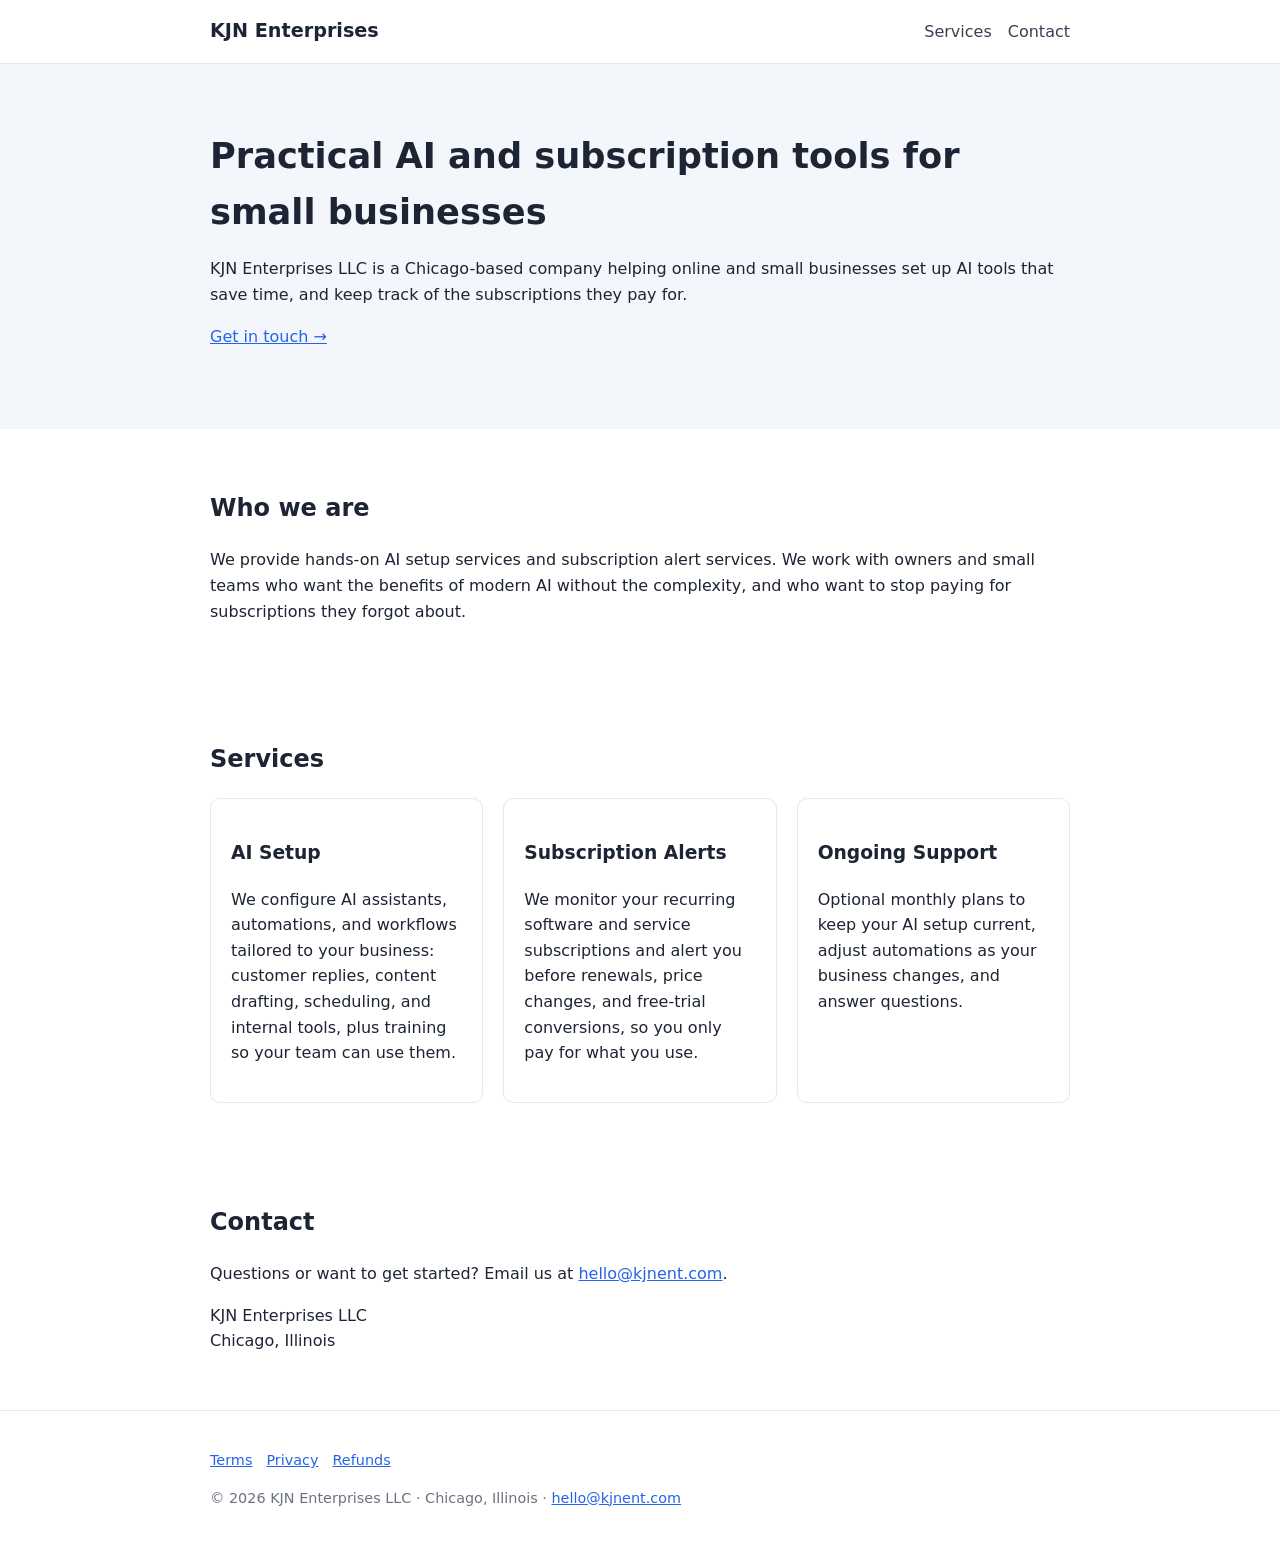
<file: index.html>
<!DOCTYPE html><html lang="en"><head><meta charset="utf-8"><meta name="viewport" content="width=device-width,initial-scale=1"><title>Home | KJN Enterprises LLC</title><meta name="description" content="KJN Enterprises LLC provides AI setup and subscription alert services for online and small businesses."><link rel="stylesheet" href="style.css"></head><body>
<header><div class="wrap"><a class="logo" href="index.html">KJN Enterprises</a><nav><a href="index.html#services">Services</a><a href="index.html#contact">Contact</a></nav></div></header>
<div class="hero"><div class="wrap"><h1>Practical AI and subscription tools for small businesses</h1><p>KJN Enterprises LLC is a Chicago-based company helping online and small businesses set up AI tools that save time, and keep track of the subscriptions they pay for.</p><p><a href="#contact">Get in touch &rarr;</a></p></div></div>
<main class="wrap"><section id="about"><h2>Who we are</h2><p>We provide hands-on AI setup services and subscription alert services. We work with owners and small teams who want the benefits of modern AI without the complexity, and who want to stop paying for subscriptions they forgot about.</p></section>
<section id="services"><h2>Services</h2><div class="cards">
<div class="card"><h3>AI Setup</h3><p>We configure AI assistants, automations, and workflows tailored to your business: customer replies, content drafting, scheduling, and internal tools, plus training so your team can use them.</p></div>
<div class="card"><h3>Subscription Alerts</h3><p>We monitor your recurring software and service subscriptions and alert you before renewals, price changes, and free-trial conversions, so you only pay for what you use.</p></div>
<div class="card"><h3>Ongoing Support</h3><p>Optional monthly plans to keep your AI setup current, adjust automations as your business changes, and answer questions.</p></div>
</div></section>
<section id="contact"><h2>Contact</h2><p>Questions or want to get started? Email us at <a href="mailto:hello@kjnent.com">hello@kjnent.com</a>.</p><p>KJN Enterprises LLC<br>Chicago, Illinois</p></section></main>
<footer><div class="wrap"><p><a href="terms.html">Terms</a><a href="privacy.html">Privacy</a><a href="refund.html">Refunds</a></p><p>&copy; 2026 KJN Enterprises LLC &middot; Chicago, Illinois &middot; <a href="mailto:hello@kjnent.com">hello@kjnent.com</a></p></div></footer></body></html>
</file>
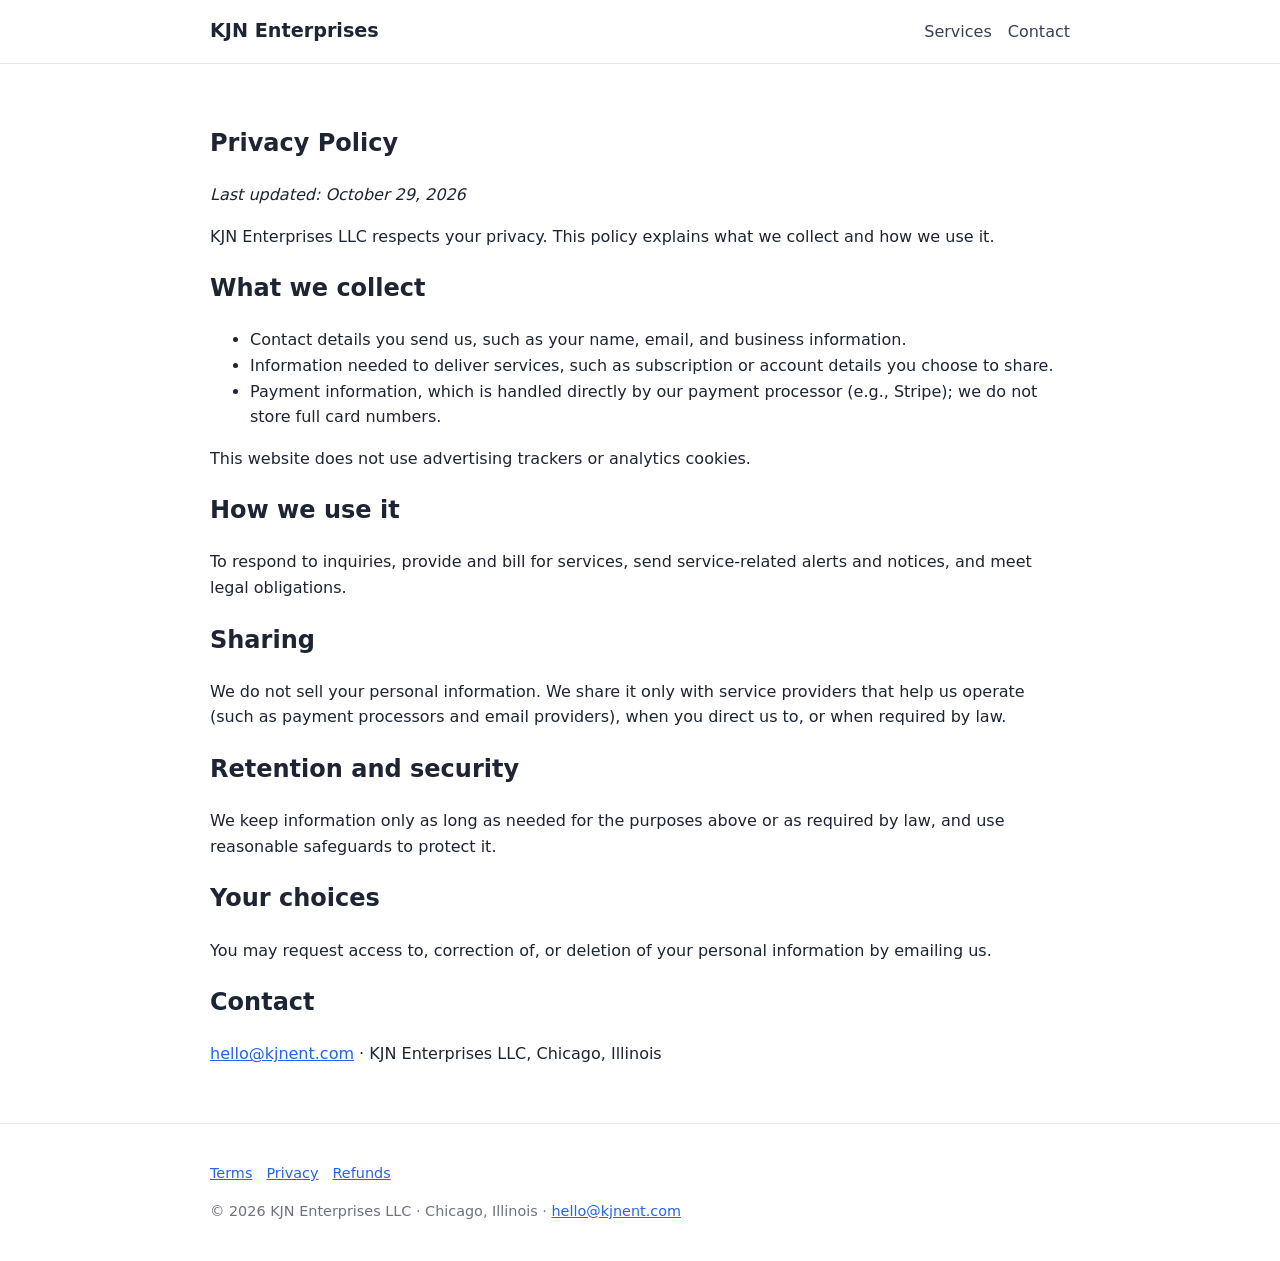
<file: privacy.html>
<!DOCTYPE html><html lang="en"><head><meta charset="utf-8"><meta name="viewport" content="width=device-width,initial-scale=1"><title>Privacy Policy | KJN Enterprises LLC</title><meta name="description" content="KJN Enterprises LLC provides AI setup and subscription alert services for online and small businesses."><link rel="stylesheet" href="style.css"></head><body>
<header><div class="wrap"><a class="logo" href="index.html">KJN Enterprises</a><nav><a href="index.html#services">Services</a><a href="index.html#contact">Contact</a></nav></div></header>
<main class="wrap"><section><h1>Privacy Policy</h1><p><em>Last updated: October 29, 2026</em></p>
<p>KJN Enterprises LLC respects your privacy. This policy explains what we collect and how we use it.</p>
<h2>What we collect</h2><ul><li>Contact details you send us, such as your name, email, and business information.</li><li>Information needed to deliver services, such as subscription or account details you choose to share.</li><li>Payment information, which is handled directly by our payment processor (e.g., Stripe); we do not store full card numbers.</li></ul>
<p>This website does not use advertising trackers or analytics cookies.</p>
<h2>How we use it</h2><p>To respond to inquiries, provide and bill for services, send service-related alerts and notices, and meet legal obligations.</p>
<h2>Sharing</h2><p>We do not sell your personal information. We share it only with service providers that help us operate (such as payment processors and email providers), when you direct us to, or when required by law.</p>
<h2>Retention and security</h2><p>We keep information only as long as needed for the purposes above or as required by law, and use reasonable safeguards to protect it.</p>
<h2>Your choices</h2><p>You may request access to, correction of, or deletion of your personal information by emailing us.</p>
<h2>Contact</h2><p><a href="mailto:hello@kjnent.com">hello@kjnent.com</a> &middot; KJN Enterprises LLC, Chicago, Illinois</p></section></main>
<footer><div class="wrap"><p><a href="terms.html">Terms</a><a href="privacy.html">Privacy</a><a href="refund.html">Refunds</a></p><p>&copy; 2026 KJN Enterprises LLC &middot; Chicago, Illinois &middot; <a href="mailto:hello@kjnent.com">hello@kjnent.com</a></p></div></footer></body></html>
</file>
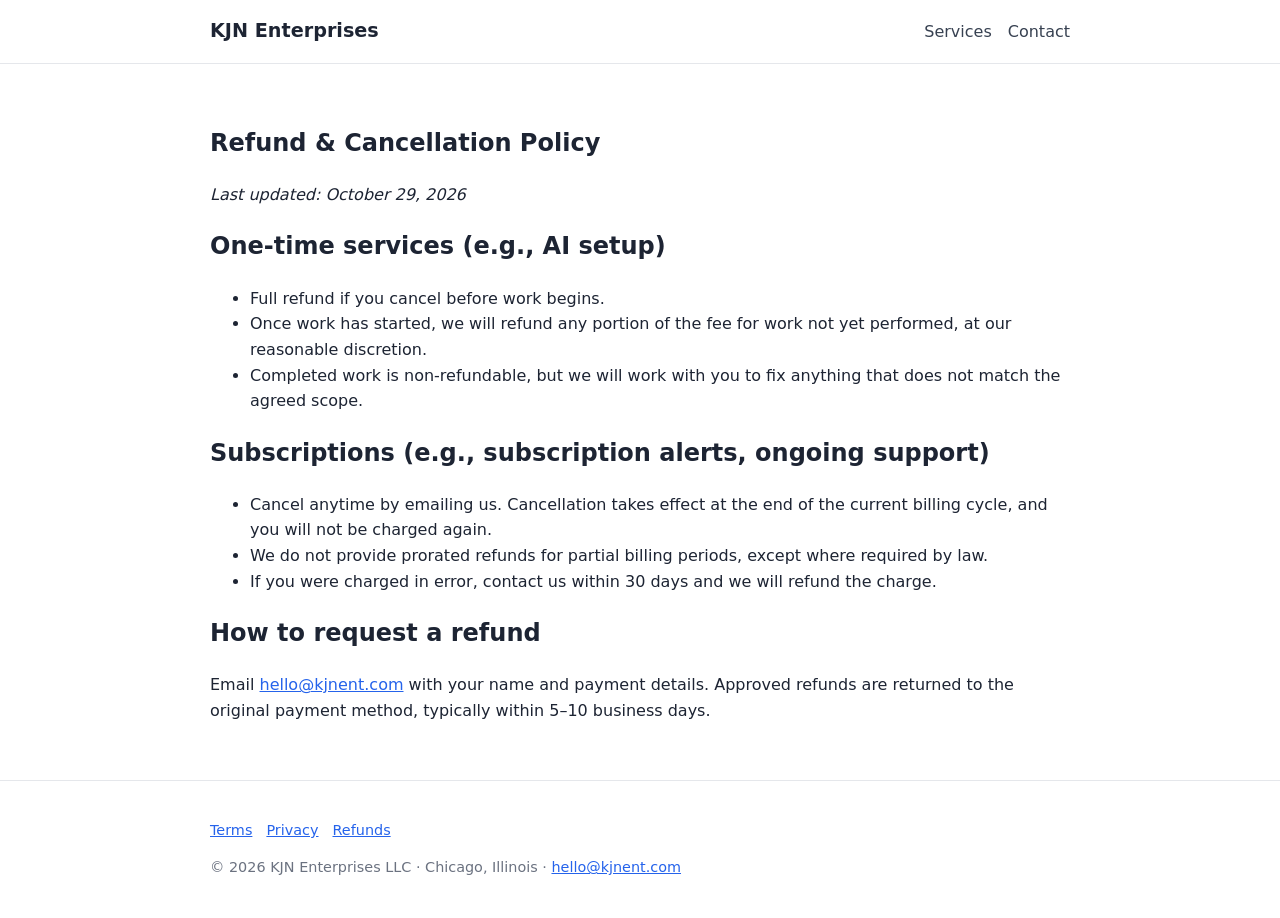
<file: refund.html>
<!DOCTYPE html><html lang="en"><head><meta charset="utf-8"><meta name="viewport" content="width=device-width,initial-scale=1"><title>Refund Policy | KJN Enterprises LLC</title><meta name="description" content="KJN Enterprises LLC provides AI setup and subscription alert services for online and small businesses."><link rel="stylesheet" href="style.css"></head><body>
<header><div class="wrap"><a class="logo" href="index.html">KJN Enterprises</a><nav><a href="index.html#services">Services</a><a href="index.html#contact">Contact</a></nav></div></header>
<main class="wrap"><section><h1>Refund &amp; Cancellation Policy</h1><p><em>Last updated: October 29, 2026</em></p>
<h2>One-time services (e.g., AI setup)</h2><ul><li>Full refund if you cancel before work begins.</li><li>Once work has started, we will refund any portion of the fee for work not yet performed, at our reasonable discretion.</li><li>Completed work is non-refundable, but we will work with you to fix anything that does not match the agreed scope.</li></ul>
<h2>Subscriptions (e.g., subscription alerts, ongoing support)</h2><ul><li>Cancel anytime by emailing us. Cancellation takes effect at the end of the current billing cycle, and you will not be charged again.</li><li>We do not provide prorated refunds for partial billing periods, except where required by law.</li><li>If you were charged in error, contact us within 30 days and we will refund the charge.</li></ul>
<h2>How to request a refund</h2><p>Email <a href="mailto:hello@kjnent.com">hello@kjnent.com</a> with your name and payment details. Approved refunds are returned to the original payment method, typically within 5&ndash;10 business days.</p></section></main>
<footer><div class="wrap"><p><a href="terms.html">Terms</a><a href="privacy.html">Privacy</a><a href="refund.html">Refunds</a></p><p>&copy; 2026 KJN Enterprises LLC &middot; Chicago, Illinois &middot; <a href="mailto:hello@kjnent.com">hello@kjnent.com</a></p></div></footer></body></html>
</file>
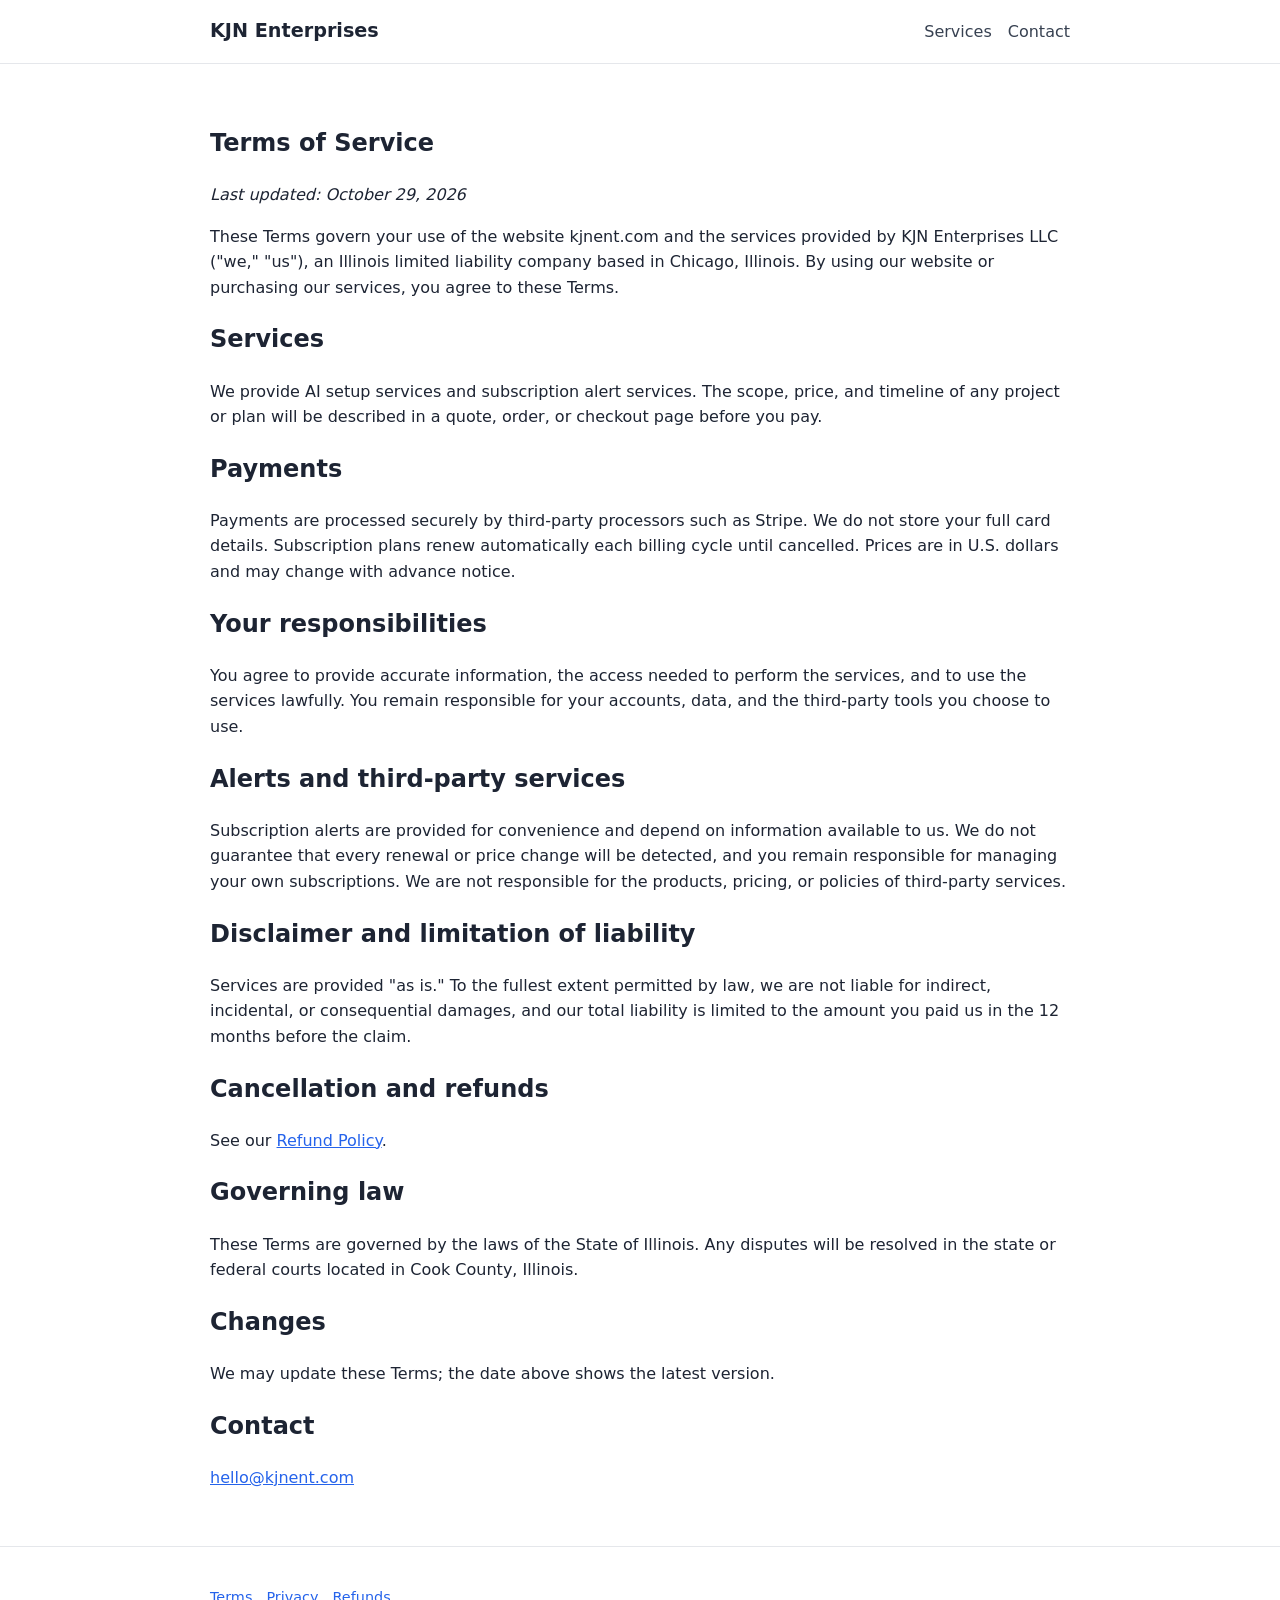
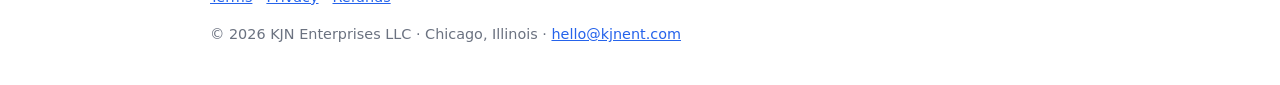
<file: terms.html>
<!DOCTYPE html><html lang="en"><head><meta charset="utf-8"><meta name="viewport" content="width=device-width,initial-scale=1"><title>Terms of Service | KJN Enterprises LLC</title><meta name="description" content="KJN Enterprises LLC provides AI setup and subscription alert services for online and small businesses."><link rel="stylesheet" href="style.css"></head><body>
<header><div class="wrap"><a class="logo" href="index.html">KJN Enterprises</a><nav><a href="index.html#services">Services</a><a href="index.html#contact">Contact</a></nav></div></header>
<main class="wrap"><section><h1>Terms of Service</h1><p><em>Last updated: October 29, 2026</em></p>
<p>These Terms govern your use of the website kjnent.com and the services provided by KJN Enterprises LLC ("we," "us"), an Illinois limited liability company based in Chicago, Illinois. By using our website or purchasing our services, you agree to these Terms.</p>
<h2>Services</h2><p>We provide AI setup services and subscription alert services. The scope, price, and timeline of any project or plan will be described in a quote, order, or checkout page before you pay.</p>
<h2>Payments</h2><p>Payments are processed securely by third-party processors such as Stripe. We do not store your full card details. Subscription plans renew automatically each billing cycle until cancelled. Prices are in U.S. dollars and may change with advance notice.</p>
<h2>Your responsibilities</h2><p>You agree to provide accurate information, the access needed to perform the services, and to use the services lawfully. You remain responsible for your accounts, data, and the third-party tools you choose to use.</p>
<h2>Alerts and third-party services</h2><p>Subscription alerts are provided for convenience and depend on information available to us. We do not guarantee that every renewal or price change will be detected, and you remain responsible for managing your own subscriptions. We are not responsible for the products, pricing, or policies of third-party services.</p>
<h2>Disclaimer and limitation of liability</h2><p>Services are provided "as is." To the fullest extent permitted by law, we are not liable for indirect, incidental, or consequential damages, and our total liability is limited to the amount you paid us in the 12 months before the claim.</p>
<h2>Cancellation and refunds</h2><p>See our <a href="refund.html">Refund Policy</a>.</p>
<h2>Governing law</h2><p>These Terms are governed by the laws of the State of Illinois. Any disputes will be resolved in the state or federal courts located in Cook County, Illinois.</p>
<h2>Changes</h2><p>We may update these Terms; the date above shows the latest version.</p>
<h2>Contact</h2><p><a href="mailto:hello@kjnent.com">hello@kjnent.com</a></p></section></main>
<footer><div class="wrap"><p><a href="terms.html">Terms</a><a href="privacy.html">Privacy</a><a href="refund.html">Refunds</a></p><p>&copy; 2026 KJN Enterprises LLC &middot; Chicago, Illinois &middot; <a href="mailto:hello@kjnent.com">hello@kjnent.com</a></p></div></footer></body></html>
</file>
<file: style.css>
*{box-sizing:border-box}body{margin:0;font-family:system-ui,-apple-system,Segoe UI,Roboto,sans-serif;color:#1d2433;line-height:1.6;background:#fff}
.wrap{max-width:900px;margin:0 auto;padding:0 20px}header{border-bottom:1px solid #e5e7eb}header .wrap{display:flex;justify-content:space-between;align-items:center;padding:16px 20px;flex-wrap:wrap}
.logo{font-weight:700;font-size:1.2rem;color:#1d2433;text-decoration:none}nav a{margin-left:16px;color:#374151;text-decoration:none}nav a:hover{color:#2563eb}
.hero{background:#f3f6fb;padding:64px 0}.hero h1{font-size:2.2rem;margin:0 0 12px}section{padding:40px 0}
.cards{display:grid;grid-template-columns:repeat(auto-fit,minmax(240px,1fr));gap:20px}.card{border:1px solid #e5e7eb;border-radius:10px;padding:20px}
a{color:#2563eb}footer{border-top:1px solid #e5e7eb;padding:24px 0;font-size:.9rem;color:#6b7280}footer a{margin-right:14px}
@media(max-width:600px){nav a{margin:0 12px 0 0}.hero h1{font-size:1.7rem}}
</file>
